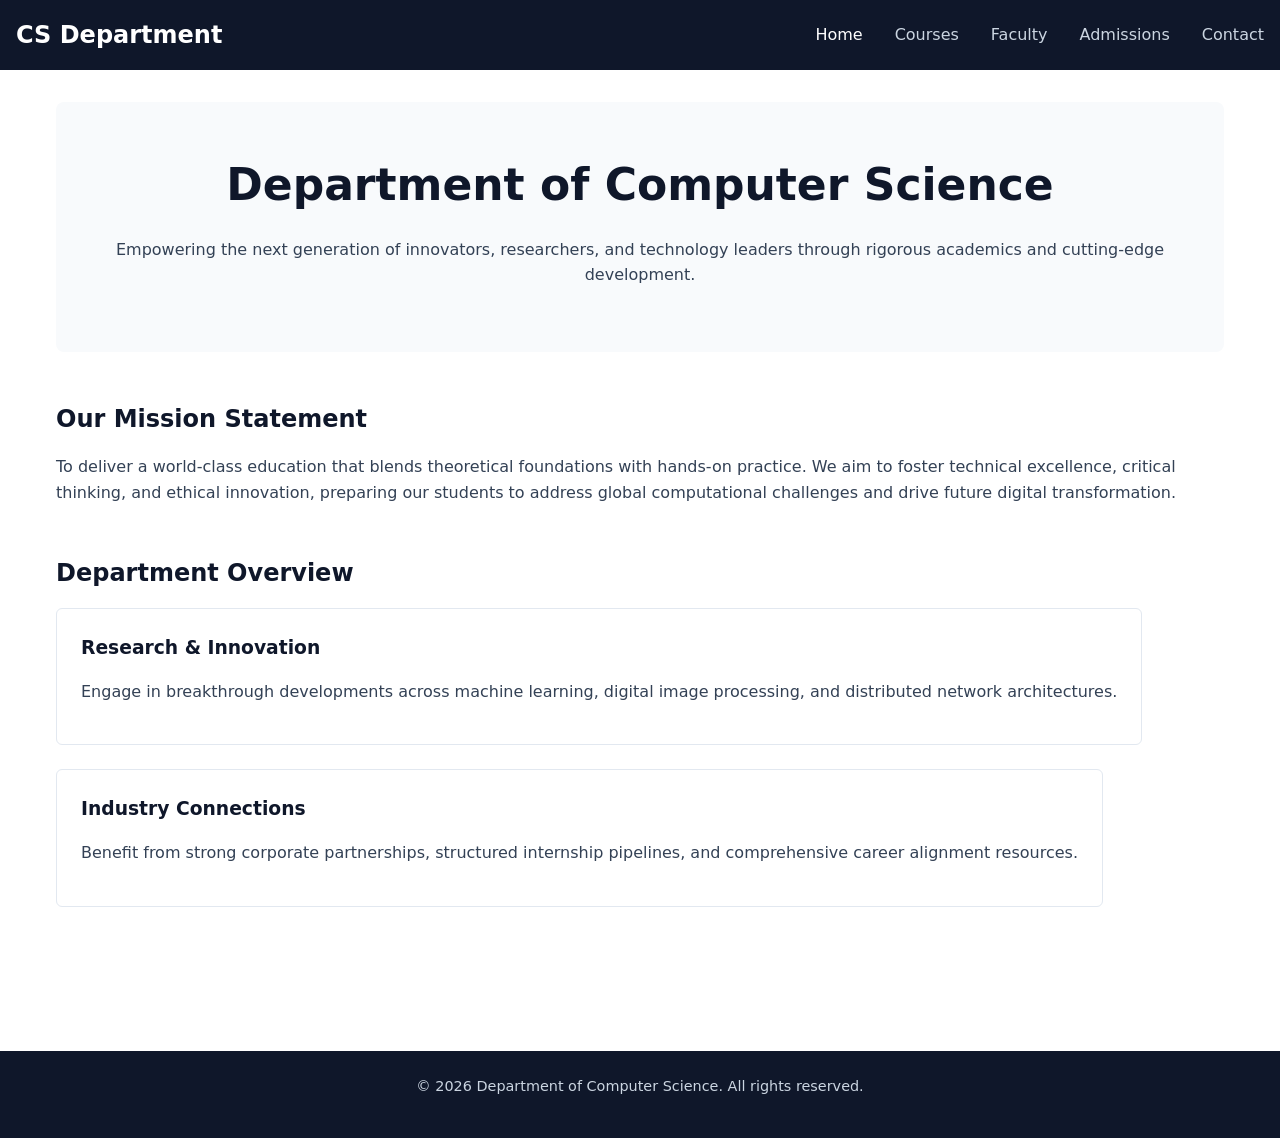
<file: src/index.html>
<!DOCTYPE html>
<html lang="en">
<head>
    <meta charset="UTF-8">
    <meta name="viewport" content="width=device-width, initial-scale=1.0">
    <title>Department of Computer Science | Home</title>
    <link rel="stylesheet" href="style.css">
</head>
<body>

    <header>
        <div class="nav-container">
            <a href="index.html" class="logo">CS Department</a>
            <nav>
                <ul>
                    <li><a href="index.html" class="active">Home</a></li>
                    <li><a href="courses.html">Courses</a></li>
                    <li><a href="faculty.html">Faculty</a></li>
                    <li><a href="admissions.html">Admissions</a></li>
                    <li><a href="contact.html">Contact</a></li>
                </ul>
            </nav>
        </div>
    </header>

    <main>
        <div class="hero">
            <h1>Department of Computer Science</h1>
            <p>Empowering the next generation of innovators, researchers, and technology leaders through rigorous academics and cutting-edge development.</p>
        </div>

        <section>
            <h2>Our Mission Statement</h2>
            <p>To deliver a world-class education that blends theoretical foundations with hands-on practice. We aim to foster technical excellence, critical thinking, and ethical innovation, preparing our students to address global computational challenges and drive future digital transformation.</p>
        </section>

        <section>
            <h2>Department Overview</h2>
            <div class="grid">
                <div class="card">
                    <h3>Research & Innovation</h3>
                    <p>Engage in breakthrough developments across machine learning, digital image processing, and distributed network architectures.</p>
                </div>
                <div class="card">
                    <h3>Industry Connections</h3>
                    <p>Benefit from strong corporate partnerships, structured internship pipelines, and comprehensive career alignment resources.</p>
                </div>
            </div>
        </section>
    </main>

    <footer>
        <p>&copy; 2026 Department of Computer Science. All rights reserved.</p>
    </footer>

</body>
</html>
</file>
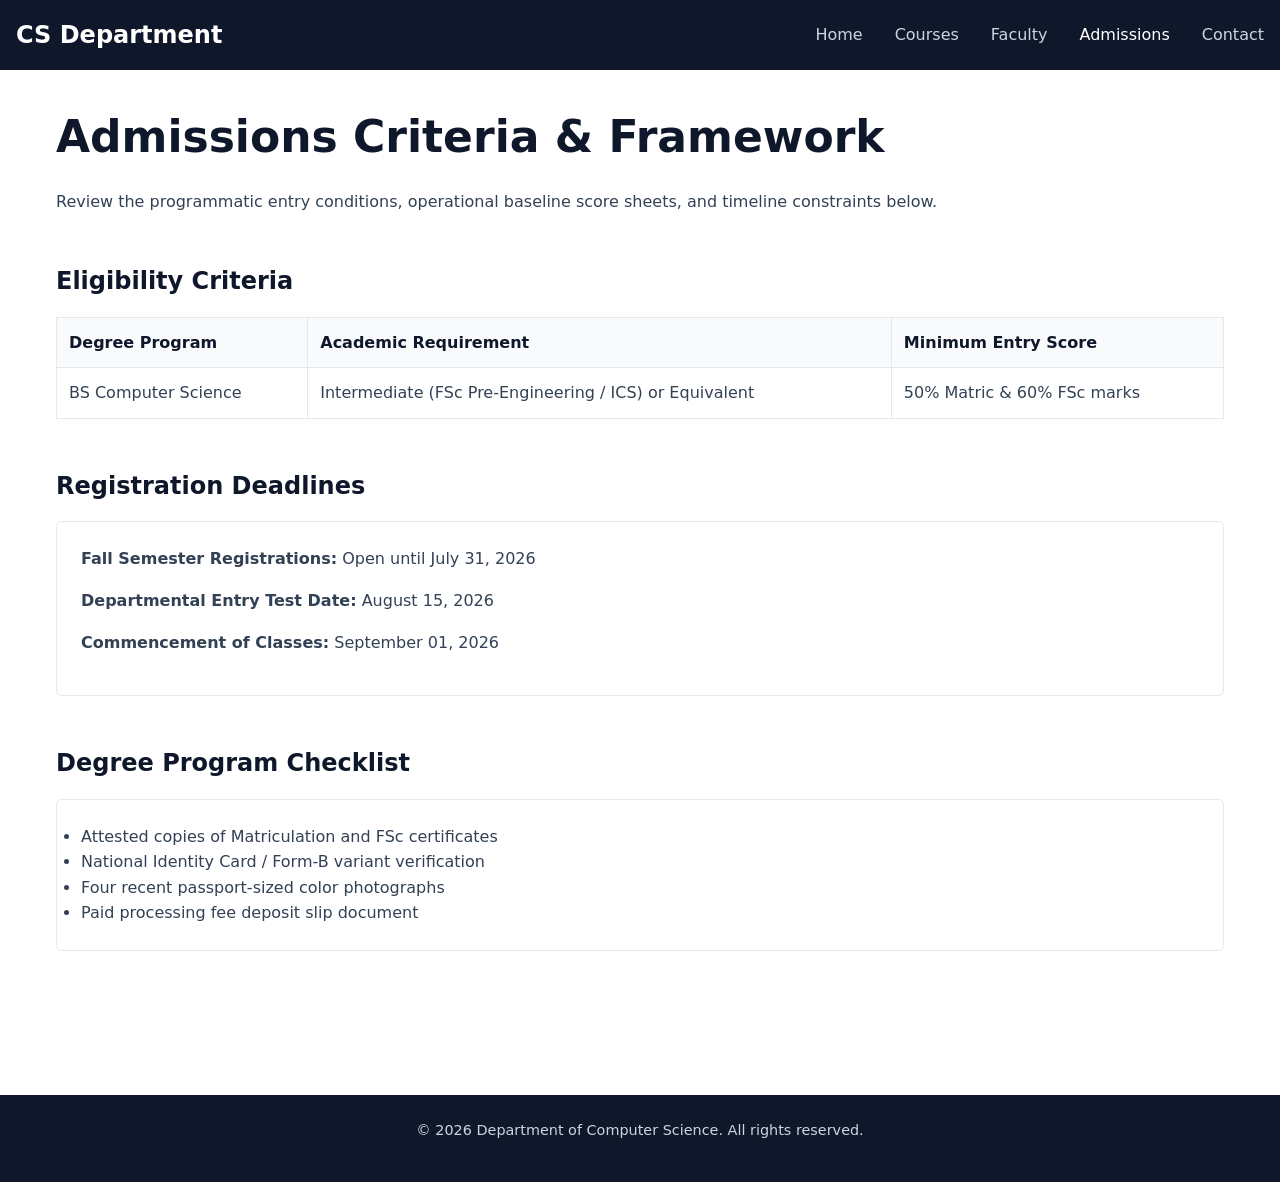
<file: src/admissions.html>
<!DOCTYPE html>
<html lang="en">
<head>
    <meta charset="UTF-8">
    <meta name="viewport" content="width=device-width, initial-scale=1.0">
    <title>Admissions & Criteria | Computer Science</title>
    <link rel="stylesheet" href="style.css">
</head>
<body>

    <header>
        <div class="nav-container">
            <a href="index.html" class="logo">CS Department</a>
            <nav>
                <ul>
                    <li><a href="index.html">Home</a></li>
                    <li><a href="courses.html">Courses</a></li>
                    <li><a href="faculty.html">Faculty</a></li>
                    <li><a href="admissions.html" class="active">Admissions</a></li>
                    <li><a href="contact.html">Contact</a></li>
                </ul>
            </nav>
        </div>
    </header>

    <main>
        <section>
            <h1>Admissions Criteria & Framework</h1>
            <p>Review the programmatic entry conditions, operational baseline score sheets, and timeline constraints below.</p>
        </section>

        <section>
            <h2>Eligibility Criteria</h2>
            <table>
                <thead>
                    <tr>
                        <th>Degree Program</th>
                        <th>Academic Requirement</th>
                        <th>Minimum Entry Score</th>
                    </tr>
                </thead>
                <tbody>
                    <tr>
                        <td>BS Computer Science</td>
                        <td>Intermediate (FSc Pre-Engineering / ICS) or Equivalent</td>
                        <td>50% Matric & 60% FSc marks</td>
                    </tr>
                </tbody>
            </table>
        </section>

        <section>
            <h2>Registration Deadlines</h2>
            <div class="card">
                <p><strong>Fall Semester Registrations:</strong> Open until July 31, 2026</p>
                <p><strong>Departmental Entry Test Date:</strong> August 15, 2026</p>
                <p><strong>Commencement of Classes:</strong> September 01, 2026</p>
            </div>
        </section>

        <section>
            <h2>Degree Program Checklist</h2>
            <div class="card">
                <ul>
                    <li>Attested copies of Matriculation and FSc certificates</li>
                    <li>National Identity Card / Form-B variant verification</li>
                    <li>Four recent passport-sized color photographs</li>
                    <li>Paid processing fee deposit slip document</li>
                </ul>
            </div>
        </section>
    </main>

    <footer>
        <p>&copy; 2026 Department of Computer Science. All rights reserved.</p>
    </footer>

</body>
</html>
</file>
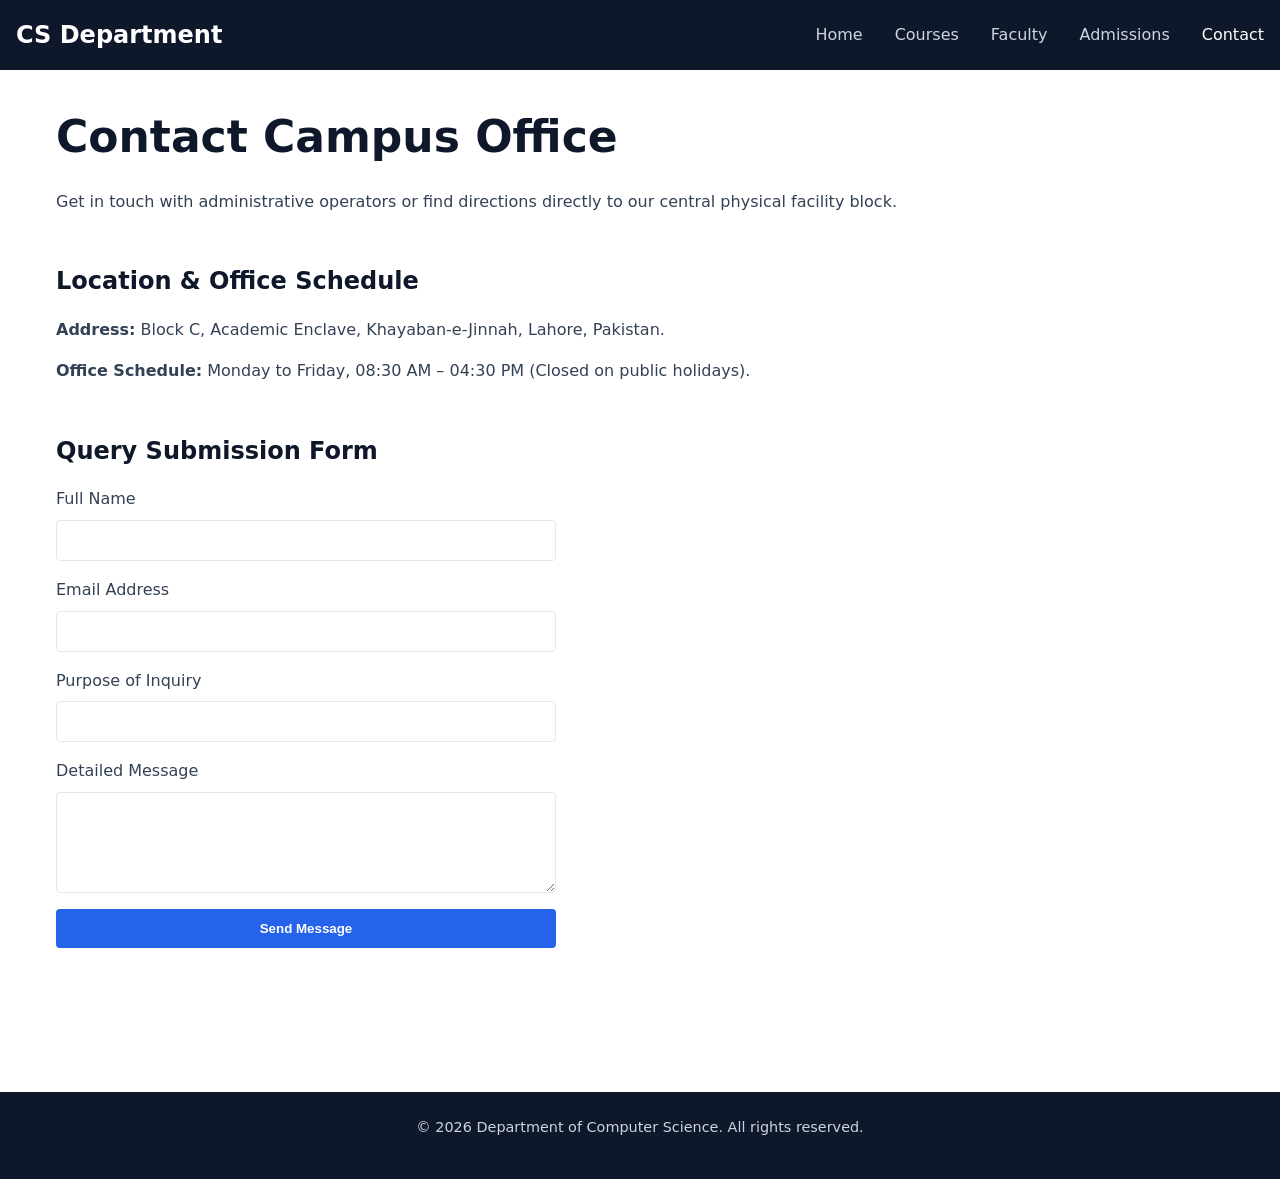
<file: src/contact.html>
<!DOCTYPE html>
<html lang="en">
<head>
    <meta charset="UTF-8">
    <meta name="viewport" content="width=device-width, initial-scale=1.0">
    <title>Contact Information | Computer Science</title>
    <link rel="stylesheet" href="style.css">
</head>
<body>

    <header>
        <div class="nav-container">
            <a href="index.html" class="logo">CS Department</a>
            <nav>
                <ul>
                    <li><a href="index.html">Home</a></li>
                    <li><a href="courses.html">Courses</a></li>
                    <li><a href="faculty.html">Faculty</a></li>
                    <li><a href="admissions.html">Admissions</a></li>
                    <li><a href="contact.html" class="active">Contact</a></li>
                </ul>
            </nav>
        </div>
    </header>

    <main>
        <section>
            <h1>Contact Campus Office</h1>
            <p>Get in touch with administrative operators or find directions directly to our central physical facility block.</p>
        </section>

        <section>
            <h2>Location & Office Schedule</h2>
            
            <p><strong>Address:</strong> Block C, Academic Enclave, Khayaban-e-Jinnah, Lahore, Pakistan.</p>
            <p><strong>Office Schedule:</strong> Monday to Friday, 08:30 AM – 04:30 PM (Closed on public holidays).</p>
        </section>

        <section>
            <h2>Query Submission Form</h2>
            <form action="#" method="POST">
                <div class="form-group">
                    <label for="name">Full Name</label>
                    <input type="text" id="name" name="name" required>
                </div>
                
                <div class="form-group">
                    <label for="email">Email Address</label>
                    <input type="email" id="email" name="email" required>
                </div>

                <div class="form-group">
                    <label for="subject">Purpose of Inquiry</label>
                    <input type="text" id="subject" name="subject" required>
                </div>

                <div class="form-group">
                    <label for="message">Detailed Message</label>
                    <textarea id="message" name="message" rows="5" required></textarea>
                </div>

                <button type="submit">Send Message</button>
            </form>
        </section>
    </main>

    <footer>
        <p>&copy; 2026 Department of Computer Science. All rights reserved.</p>
    </footer>

</body>
</html>
</file>
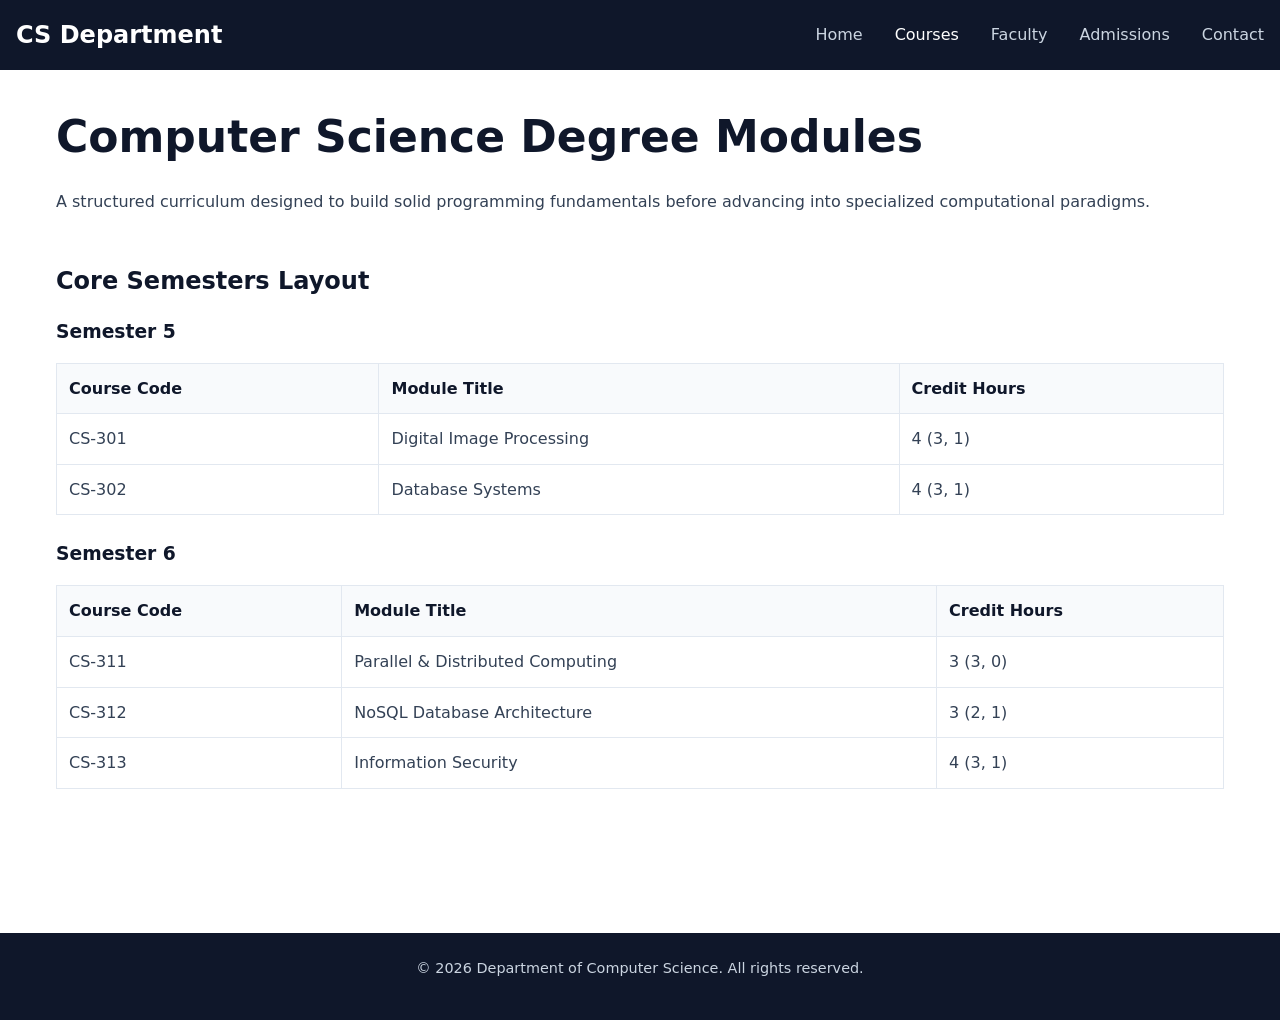
<file: src/courses.html>
<!DOCTYPE html>
<html lang="en">
<head>
    <meta charset="UTF-8">
    <meta name="viewport" content="width=device-width, initial-scale=1.0">
    <title>Offered Modules | Computer Science</title>
    <link rel="stylesheet" href="style.css">
</head>
<body>

    <header>
        <div class="nav-container">
            <a href="index.html" class="logo">CS Department</a>
            <nav>
                <ul>
                    <li><a href="index.html">Home</a></li>
                    <li><a href="courses.html" class="active">Courses</a></li>
                    <li><a href="faculty.html">Faculty</a></li>
                    <li><a href="admissions.html">Admissions</a></li>
                    <li><a href="contact.html">Contact</a></li>
                </ul>
            </nav>
        </div>
    </header>

    <main>
        <section>
            <h1>Computer Science Degree Modules</h1>
            <p>A structured curriculum designed to build solid programming fundamentals before advancing into specialized computational paradigms.</p>
        </section>

        <section>
            <h2>Core Semesters Layout</h2>
            
            <h3>Semester 5</h3>
            <table>
                <thead>
                    <tr>
                        <th>Course Code</th>
                        <th>Module Title</th>
                        <th>Credit Hours</th>
                    </tr>
                </thead>
                <tbody>
                    <tr>
                        <td>CS-301</td>
                        <td>Digital Image Processing</td>
                        <td>4 (3, 1)</td>
                    </tr>
                    <tr>
                        <td>CS-302</td>
                        <td>Database Systems</td>
                        <td>4 (3, 1)</td>
                    </tr>
                </tbody>
            </table>

            <h3>Semester 6</h3>
            <table>
                <thead>
                    <tr>
                        <th>Course Code</th>
                        <th>Module Title</th>
                        <th>Credit Hours</th>
                    </tr>
                </thead>
                <tbody>
                    <tr>
                        <td>CS-311</td>
                        <td>Parallel & Distributed Computing</td>
                        <td>3 (3, 0)</td>
                    </tr>
                    <tr>
                        <td>CS-312</td>
                        <td>NoSQL Database Architecture</td>
                        <td>3 (2, 1)</td>
                    </tr>
                    <tr>
                        <td>CS-313</td>
                        <td>Information Security</td>
                        <td>4 (3, 1)</td>
                    </tr>
                </tbody>
            </table>
        </section>
    </main>

    <footer>
        <p>&copy; 2026 Department of Computer Science. All rights reserved.</p>
    </footer>

</body>
</html>
</file>
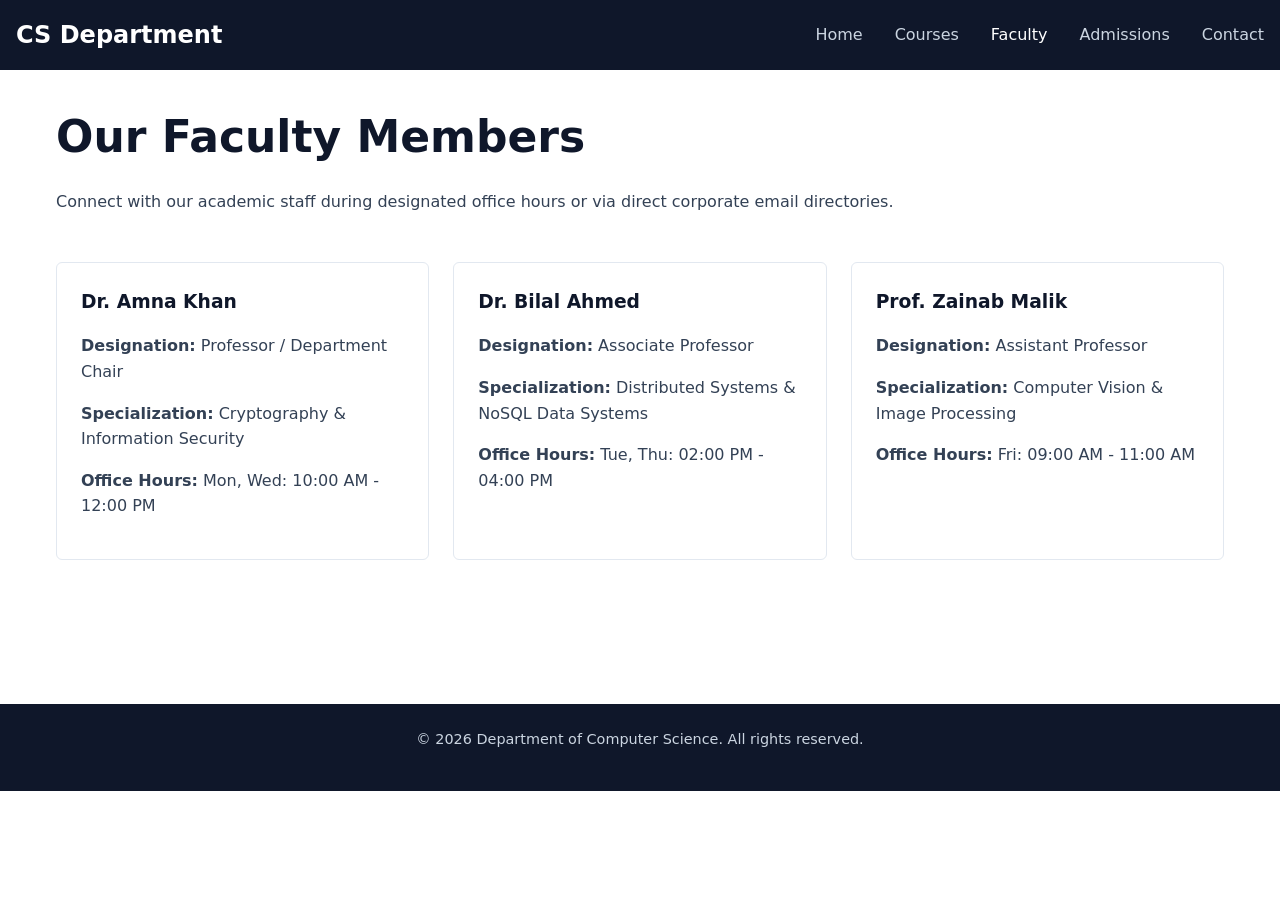
<file: src/faculty.html>
<!DOCTYPE html>
<html lang="en">
<head>
    <meta charset="UTF-8">
    <meta name="viewport" content="width=device-width, initial-scale=1.0">
    <title>Faculty Profiles | Computer Science</title>
    <link rel="stylesheet" href="style.css">
</head>
<body>

    <header>
        <div class="nav-container">
            <a href="index.html" class="logo">CS Department</a>
            <nav>
                <ul>
                    <li><a href="index.html">Home</a></li>
                    <li><a href="courses.html">Courses</a></li>
                    <li><a href="faculty.html" class="active">Faculty</a></li>
                    <li><a href="admissions.html">Admissions</a></li>
                    <li><a href="contact.html">Contact</a></li>
                </ul>
            </nav>
        </div>
    </header>

    <main>
        <section>
            <h1>Our Faculty Members</h1>
            <p>Connect with our academic staff during designated office hours or via direct corporate email directories.</p>
        </section>

        <section class="grid-3">
            <div class="card">
                <h3>Dr. Amna Khan</h3>
                <p><strong>Designation:</strong> Professor / Department Chair</p>
                <p><strong>Specialization:</strong> Cryptography & Information Security</p>
                <p><strong>Office Hours:</strong> Mon, Wed: 10:00 AM - 12:00 PM</p>
            </div>

            <div class="card">
                <h3>Dr. Bilal Ahmed</h3>
                <p><strong>Designation:</strong> Associate Professor</p>
                <p><strong>Specialization:</strong> Distributed Systems & NoSQL Data Systems</p>
                <p><strong>Office Hours:</strong> Tue, Thu: 02:00 PM - 04:00 PM</p>
            </div>

            <div class="card">
                <h3>Prof. Zainab Malik</h3>
                <p><strong>Designation:</strong> Assistant Professor</p>
                <p><strong>Specialization:</strong> Computer Vision & Image Processing</p>
                <p><strong>Office Hours:</strong> Fri: 09:00 AM - 11:00 AM</p>
            </div>
        </section>
    </main>

    <footer>
        <p>&copy; 2026 Department of Computer Science. All rights reserved.</p>
    </footer>

</body>
</html>
</file>
<file: src/style.css>
:root {
    --primary: #0f172a;
    --secondary: #2563eb;
    --accent: #f8fafc;
    --text: #334155;
    --border: #e2e8f0;
}

* {
    box-sizing: border-box;
    margin: 0;
    padding: 0;
}

body {
    font-family: system-ui, sans-serif;
    line-height: 1.6;
    color: var(--text);
    background-color: #fff;
}

header {
    background-color: var(--primary);
    padding: 1rem;
}

.nav-container {
    display: flex;
    flex-direction: column;
    align-items: center;
    gap: 1rem;
}

.logo {
    color: #fff;
    font-size: 1.5rem;
    font-weight: bold;
    text-decoration: none;
}

nav ul {
    display: flex;
    flex-direction: column;
    gap: 0.8rem;
    list-style: none;
    text-align: center;
}

nav a {
    color: #cbd5e1;
    text-decoration: none;
    font-weight: 500;
    transition: color 0.2s;
}

nav a:hover, nav a.active {
    color: #fff;
}

main {
    padding: 2rem 1rem;
    max-width: 1200px;
    margin: 0 auto;
}

section {
    margin-bottom: 3rem;
}

h1, h2, h3 {
    color: var(--primary);
    margin-bottom: 1rem;
}

h1 {
    font-size: 2rem;
}

p {
    margin-bottom: 1rem;
}

.hero {
    background-color: var(--accent);
    padding: 3rem 1.5rem;
    border-radius: 8px;
    text-align: center;
    margin-bottom: 3rem;
}

.grid {
    display: flex;
    flex-direction: column;
    gap: 1.5rem;
}

.card {
    border: 1px solid var(--border);
    padding: 1.5rem;
    border-radius: 6px;
    background: #fff;
}

table {
    width: 100%;
    border-collapse: collapse;
    margin-bottom: 1.5rem;
}

th, td {
    border: 1px solid var(--border);
    padding: 0.75rem;
    text-align: left;
}

th {
    background-color: var(--accent);
    color: var(--primary);
}

form {
    display: flex;
    flex-direction: column;
    gap: 1rem;
    max-width: 500px;
}

.form-group {
    display: flex;
    flex-direction: column;
    gap: 0.5rem;
}

input, textarea {
    padding: 0.75rem;
    border: 1px solid var(--border);
    border-radius: 4px;
    font-family: inherit;
}

button {
    background-color: var(--secondary);
    color: #fff;
    padding: 0.75rem;
    border: none;
    border-radius: 4px;
    font-weight: bold;
    cursor: pointer;
}

button:hover {
    background-color: #1d4ed8;
}

.map-box {
    background: #e2e8f0;
    height: 300px;
    display: flex;
    align-items: center;
    justify-content: center;
    border-radius: 6px;
    margin-bottom: 1.5rem;
}

footer {
    background-color: var(--primary);
    color: #cbd5e1;
    text-align: center;
    padding: 1.5rem;
    margin-top: 4rem;
    font-size: 0.9rem;
}

@media (min-width: 768px) {
    .nav-container {
        flex-direction: row;
        justify-content: space-between;
    }

    nav ul {
        flex-direction: row;
        gap: 2rem;
    }

    h1 {
        font-size: 2.75rem;
    }

    .grid {
        flex-direction: row;
        flex-wrap: wrap;
    }

    .grid-3 {
        display: grid;
        grid-template-columns: repeat(3, 1fr);
        gap: 1.5rem;
    }
}
</file>
